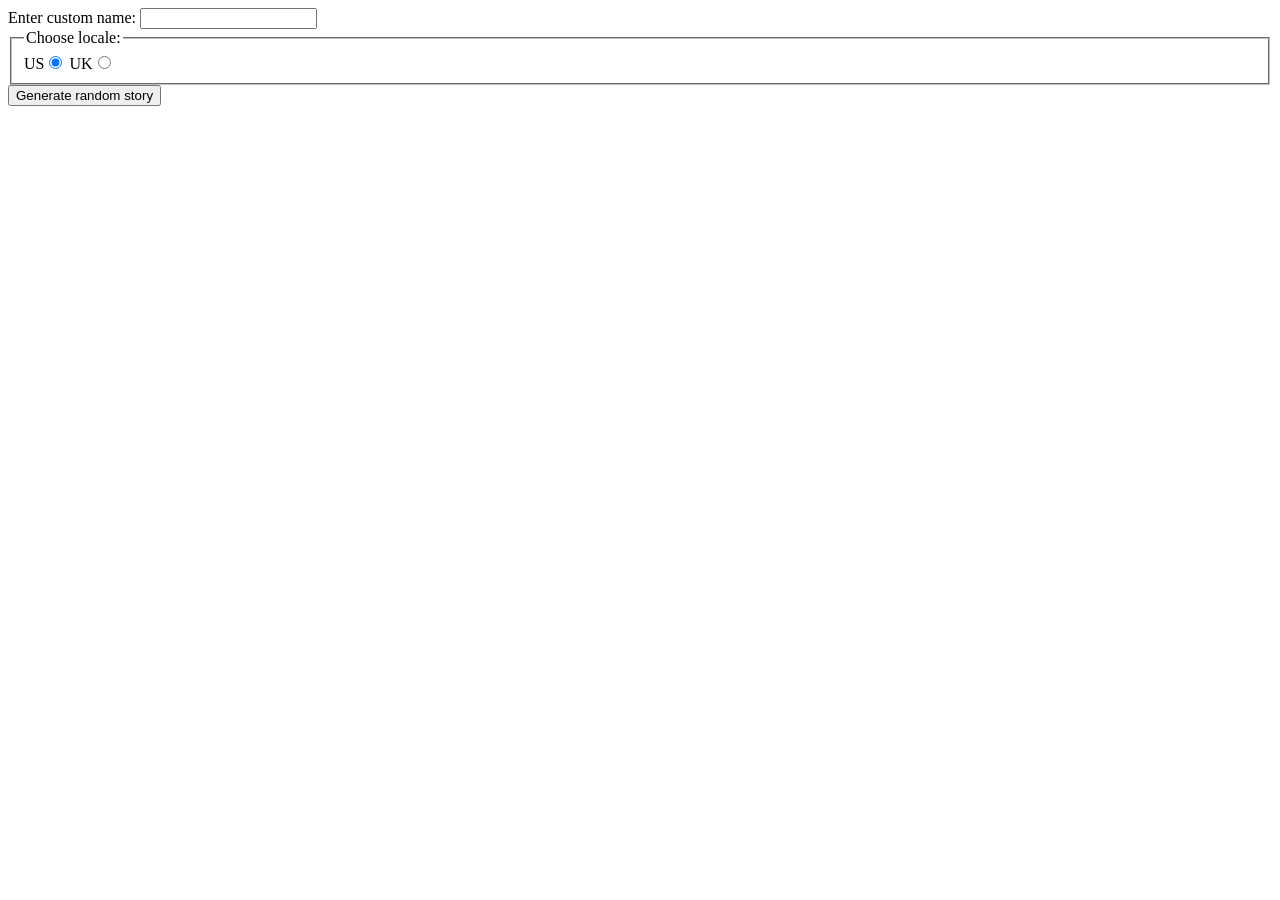
<file: ica/ICA11/index.html>
<!doctype html>
<html lang="en">
<head>
  <meta charset="UTF-8">
  <title>ICA11</title>
  <script src="script.js" defer></script>
</head>
<body>
  <div>
    <label for="custom-name">Enter custom name:</label>
    <input id="custom-name" type="text" placeholder="" />
  </div>
  <fieldset>
    <legend>Choose locale:</legend>
    <label for="us">US</label
    ><input id="us" type="radio" name="uk-us" value="us" checked />
    <label for="uk">UK</label
    ><input id="uk" type="radio" name="uk-us" value="uk" />
  </fieldset>
  <div>
    <button class="generate">Generate random story</button>
  </div>
  <p class="story"></p>
  <script src="script.js"></script>
</body>
</html>
</file>
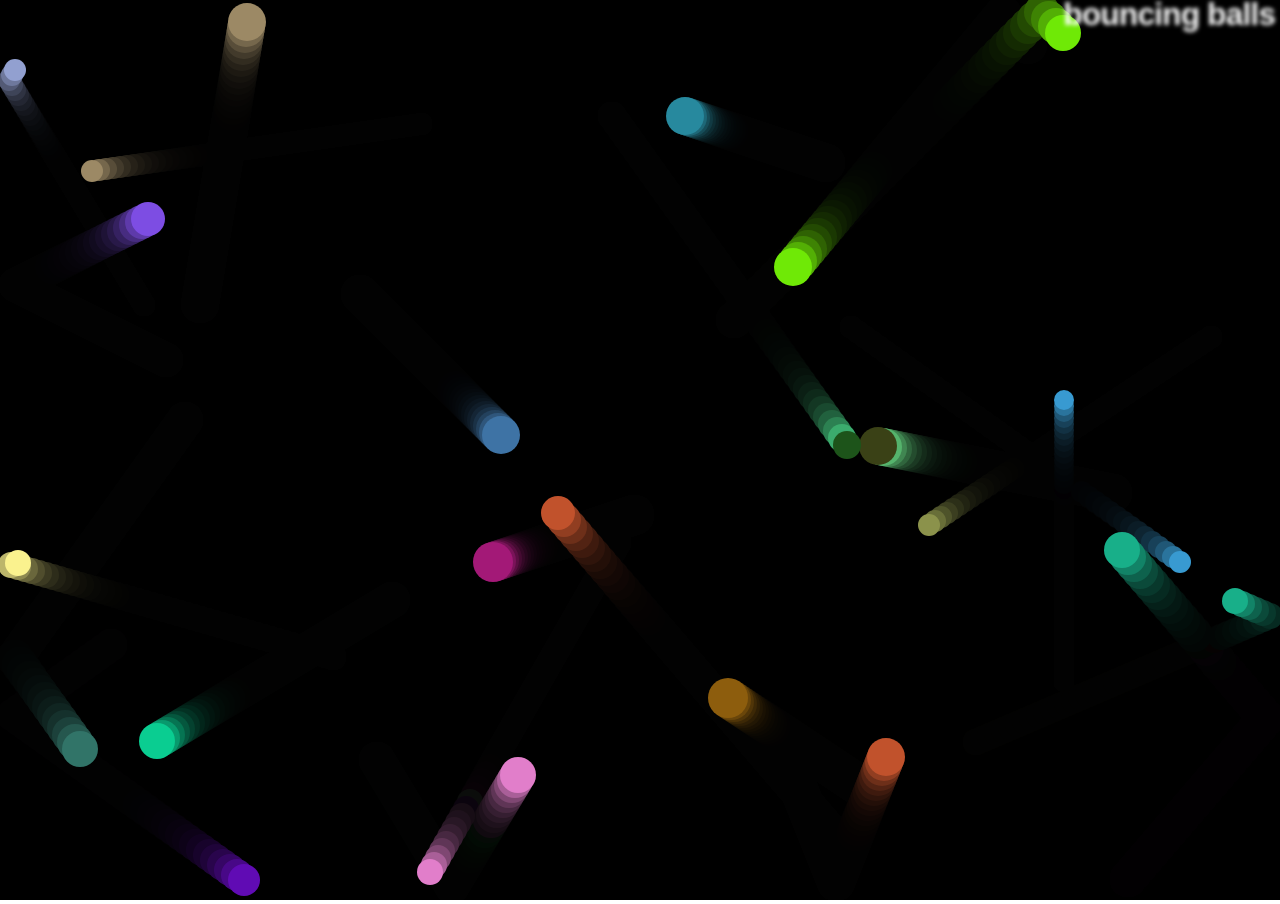
<file: ica/ICA13/index.html>
<!DOCTYPE html>
<html lang="en-US">
  <head>
    <meta charset="utf-8">
    <meta name="viewport" content="width=device-width">
    <title>Bouncing balls</title>
    <link rel="stylesheet" href="style.css">
  </head>

  <body>
    <h1>bouncing balls</h1>
    <canvas></canvas>

    <script src="main.js"></script>
  </body>
</html>
</file>
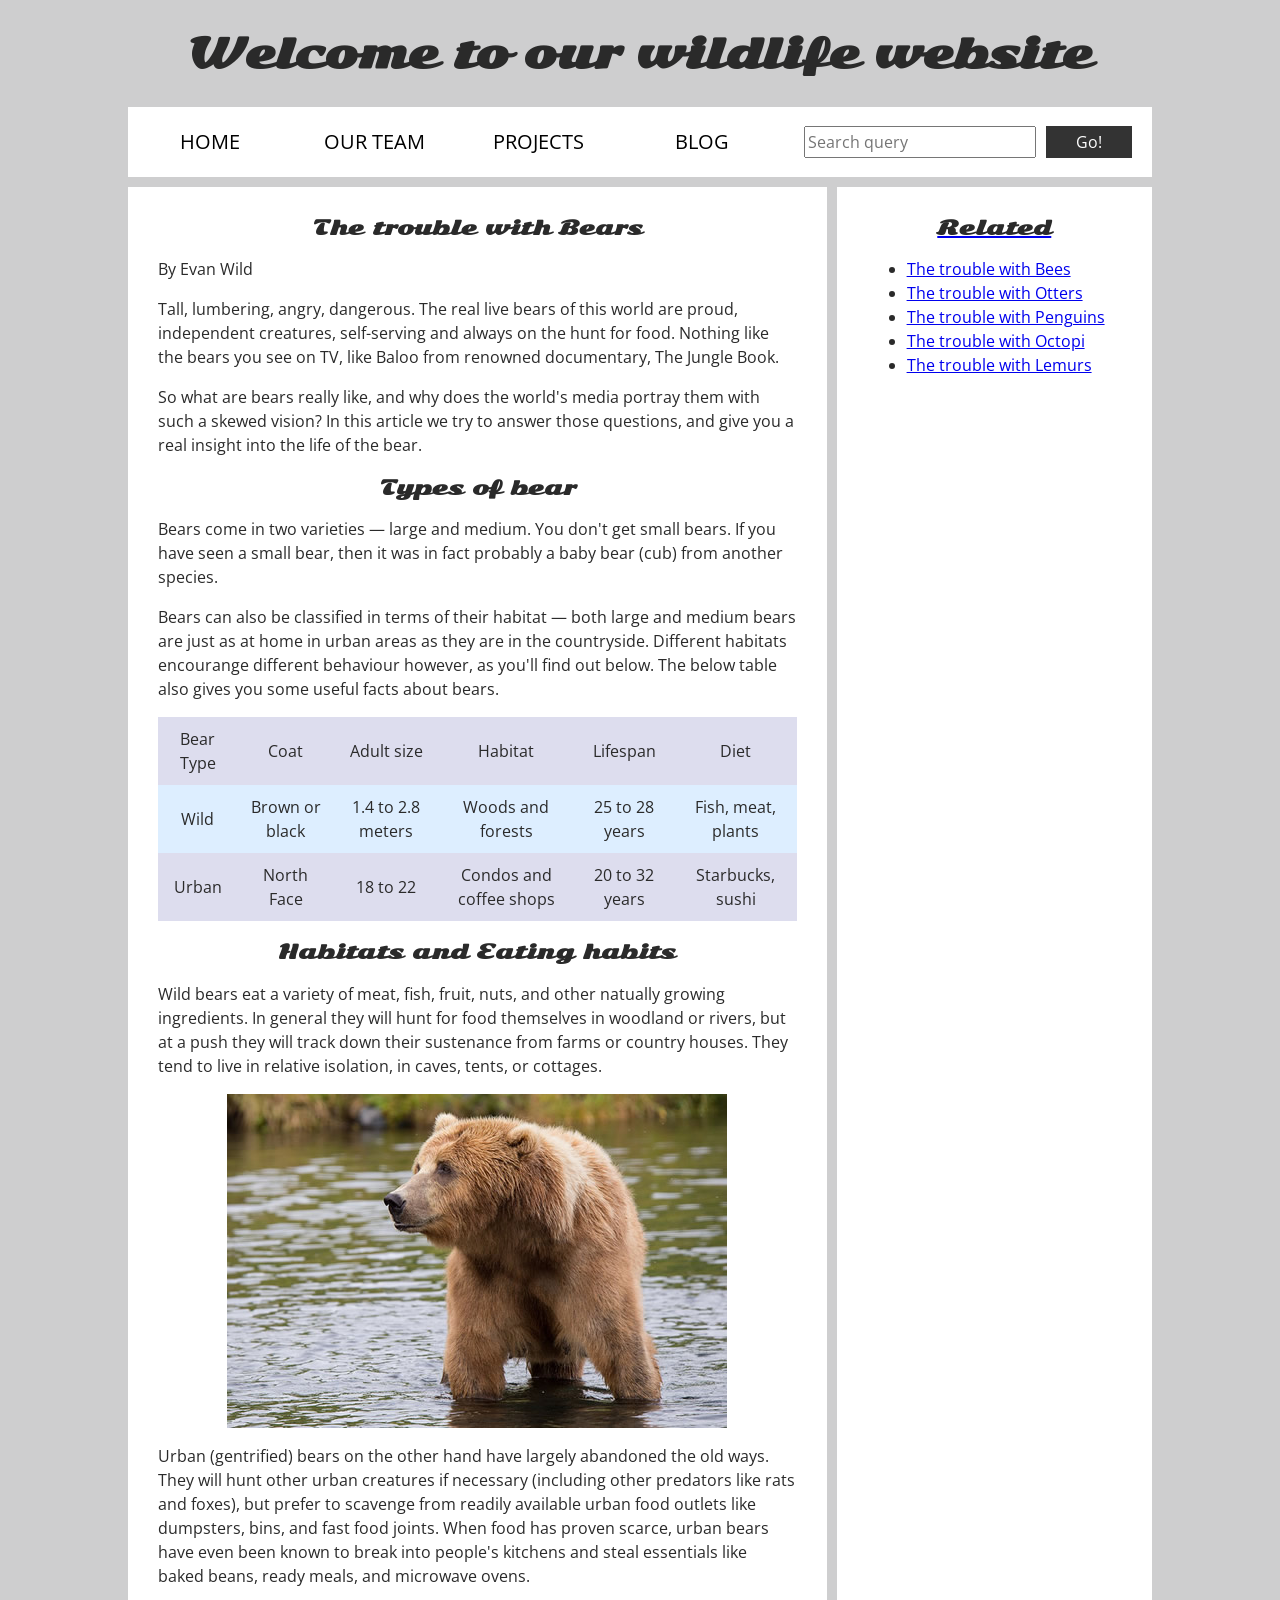
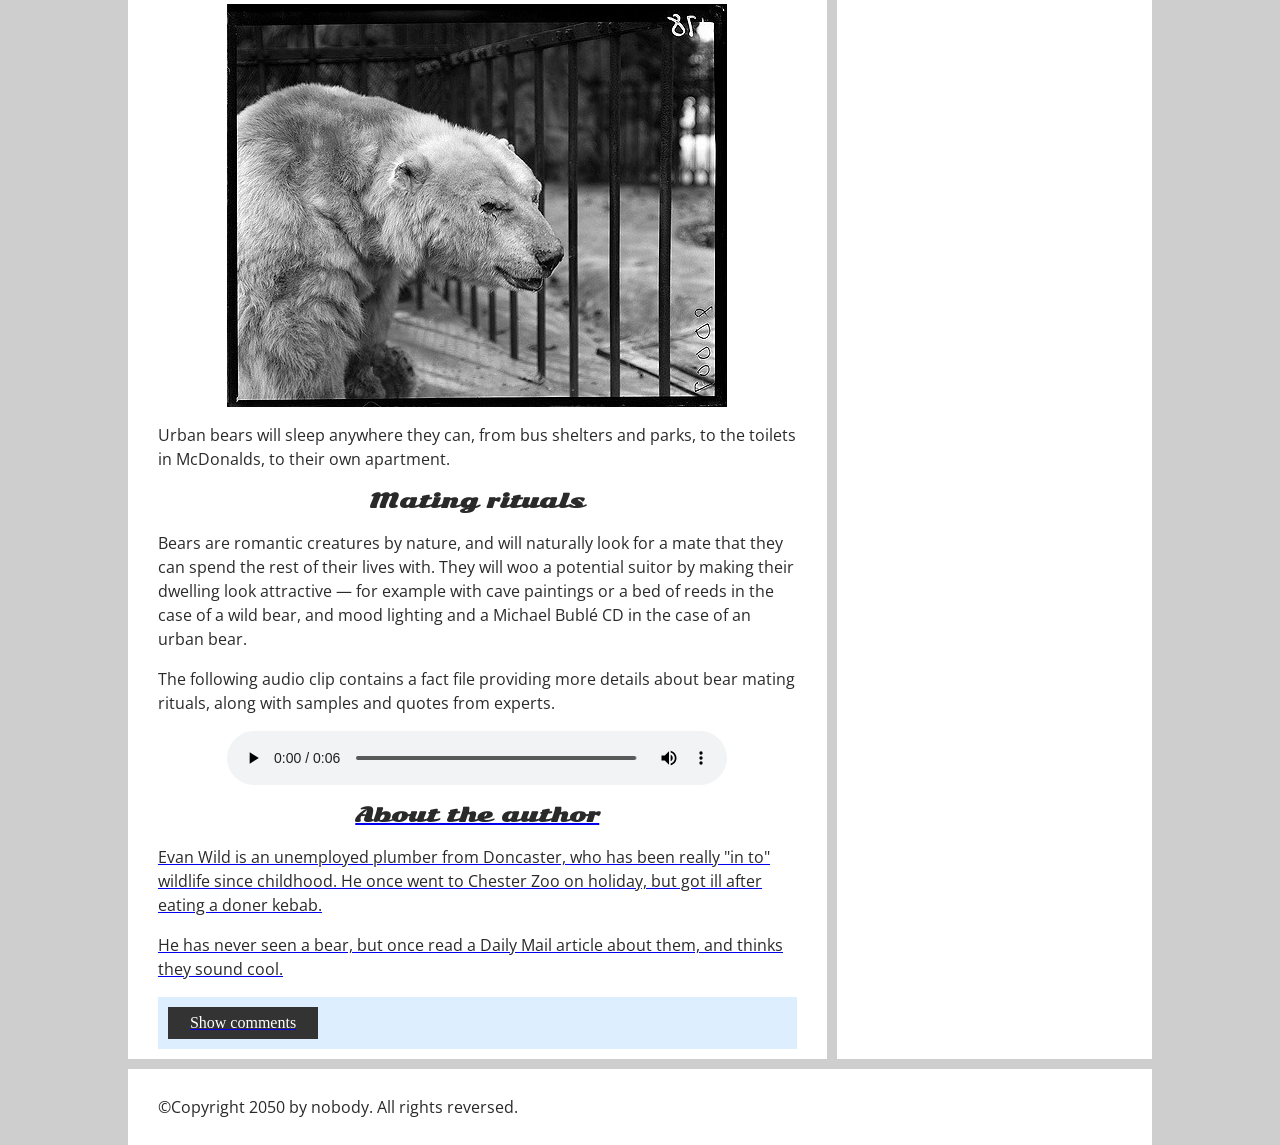
<file: ica/ICA5/index.html>
<!DOCTYPE html>
<html>
  <head>
    <meta charset="utf-8">

    <title>Accessibility assessment</title>
    <link href="https://fonts.googleapis.com/css?family=Open+Sans+Condensed:300|Sonsie+One" rel="stylesheet" type="text/css">
    <link rel="stylesheet" href="style.css">

    <!-- the below three lines are a fix to get HTML5 semantic elements working in old versions of Internet Explorer-->
    <!--[if lt IE 9]>
      <script src="http://html5shiv.googlecode.com/svn/trunk/html5.js"></script>
    <![endif]-->
  </head>

  <body>
    <header>
      <h1>Welcome to our wildlife website</h1>
    </header>

    <nav>
      <ul>
        <li><a href="#">Home</a></li>
        <li><a href="#">Our team</a></li>
        <li><a href="#">Projects</a></li>
        <li><a href="#">Blog</a></li>
      </ul>

      <form class="search">
        <input type="search" name="q" placeholder="Search query">
        <input type="submit" value="Go!">
      </form>
    </nav>

    <main>
      <article>
        <h2> The trouble with Bears</h2>
        
        <p>By Evan Wild</p>
        
        <p>Tall, lumbering, angry, dangerous. The real live bears of this world are proud, independent creatures, self-serving and always on the hunt for food. Nothing like the bears you see on TV, like Baloo from renowned documentary, The Jungle Book.</p>
        
        <p>So what are bears really like, and why does the world's media portray them with such a skewed vision? In this article we try to answer those questions, and give you a real insight into the life of the bear.</p>
        
        <h2>Types of bear</h2>
        
        <p>Bears come in two varieties — large and medium. You don't get small bears. If you have seen a small bear, then it was in fact probably a baby bear (cub) from another species.</p>
        
        <p>Bears can also be classified in terms of their habitat — both large and medium bears are just as at home in urban areas as they are in the countryside. Different habitats encourange different behaviour however, as you'll find out below. The below table also gives you some useful facts about bears.</p>
        
        <table summary="Information about wild and urban bears">
          <thead>
            <tr>
              <td>Bear Type</td>
              <td>Coat</td>
              <td>Adult size</td>
              <td>Habitat</td>
              <td>Lifespan</td>
              <td>Diet</td>
            </tr>
          </thead>
          <tbody>
            <tr>
              <td>Wild</td>
              <td>Brown or black</td>
              <td>1.4 to 2.8 meters</td>
              <td>Woods and forests</td>
              <td>25 to 28 years</td>
              <td>Fish, meat, plants</td>
            </tr>
            <tr>
              <td>Urban</td>
              <td>North Face</td>
              <td>18 to 22</td>
              <td>Condos and coffee shops</td>
              <td>20 to 32 years</td>
              <td>Starbucks, sushi</td>
            </tr>
          </tbody>
        </table>

        <h2>Habitats and Eating habits</h2>
        <p>
        Wild bears eat a variety of meat, fish, fruit, nuts, and other natually growing ingredients. In general they will hunt for food themselves in woodland or rivers, but at a push they will track down their sustenance from farms or country houses. They tend to live in relative isolation, in caves, tents, or cottages.
        </p>

        <img src="media/wild-bear.jpg">

        <p>
        Urban (gentrified) bears on the other hand have largely abandoned the old ways. They will hunt other urban creatures if necessary (including other predators like rats and foxes), but prefer to scavenge from readily available urban food outlets like dumpsters, bins, and fast food joints. When food has proven scarce, urban bears have even been known to break into people's kitchens and steal essentials like baked beans, ready meals, and microwave ovens.
        </p>
        
        <img src="media/urban-bear.jpg">
        <p>
        Urban bears will sleep anywhere they can, from bus shelters and parks, to the toilets in McDonalds, to their own apartment.
        </p>

        <h2>Mating rituals</h2>
        <p>
        Bears are romantic creatures by nature, and will naturally look for a mate that they can spend the rest of their lives with. They will woo a potential suitor by making their dwelling look attractive — for example with cave paintings or a bed of reeds in the case of a wild bear, and mood lighting and a Michael Bublé CD in the case of an urban bear.
        </p>
        <p>
        The following audio clip contains a fact file providing more details about bear mating rituals, along with samples and quotes from experts.
        </p>
        <audio controls>
          <source src="media/bear.mp3" type="audio/mp3">
          <source src="media/bear.ogg" type="audio/ogg">
          <p>It looks like your browser doesn't support HTML5 audio players. This is a link <a href="bear.mp3"> to the audio.</p>
        </audio>

        <aside>

          <h2>About the author</h2>
          <p>
            Evan Wild is an unemployed plumber from Doncaster, who has been really "in to" wildlife since childhood. He once went to Chester Zoo on holiday, but got ill after eating a doner kebab.
          </p>

          <p>
          He has never seen a bear, but once read a Daily Mail article about them, and thinks they sound cool.
          </p>

        </aside>
        <section class="comments">
          <div class="show-hide">Show comments</div>

          <div class="comment-wrapper">

            <h2>Add comment</h2>

            <form class="comment-form">
              <div class="flex-pair">
                Your name:
                <input type="text" name="name" id="name" placeholder="Enter your name">
              </div>
              <div class="flex-pair">
                Your comment:
                <input type="text" name="comment" id="comment" placeholder="Enter your comment">
              </div>
              <div>
                <input type="submit" value="Submit comment">
              </div>
            </form>

            <h2>Comments</h2>

            <ul class="comment-container">

              <li>

                <p>Bob Fossil</p>

                <p>Oh I am so glad you taught me all about the big brown angry guys in the woods. With their sniffing little noses and their bad attitudes, they can sure be a menace — I was thinking of putting them all in a truck and driving them outta here. I run a zoo, you know.</p>

              </li>

            </ul>

          </div>
        </section>
      </article>

      <div class="secondary">
        <h2>Related</h2>

        <ul>
          <li><a href="#">The trouble with Bees</a></li>
          <li><a href="#">The trouble with Otters</a></li>
          <li><a href="#">The trouble with Penguins</a></li>
          <li><a href="#">The trouble with Octopi</a></li>
          <li><a href="#">The trouble with Lemurs</a></li>
        </ul>
      </div>
    </main>

    <footer>
      <p>©Copyright 2050 by nobody. All rights reversed.</p>
    </footer>

    <script src="main.js"></script>

  </body>
</html>
</file>
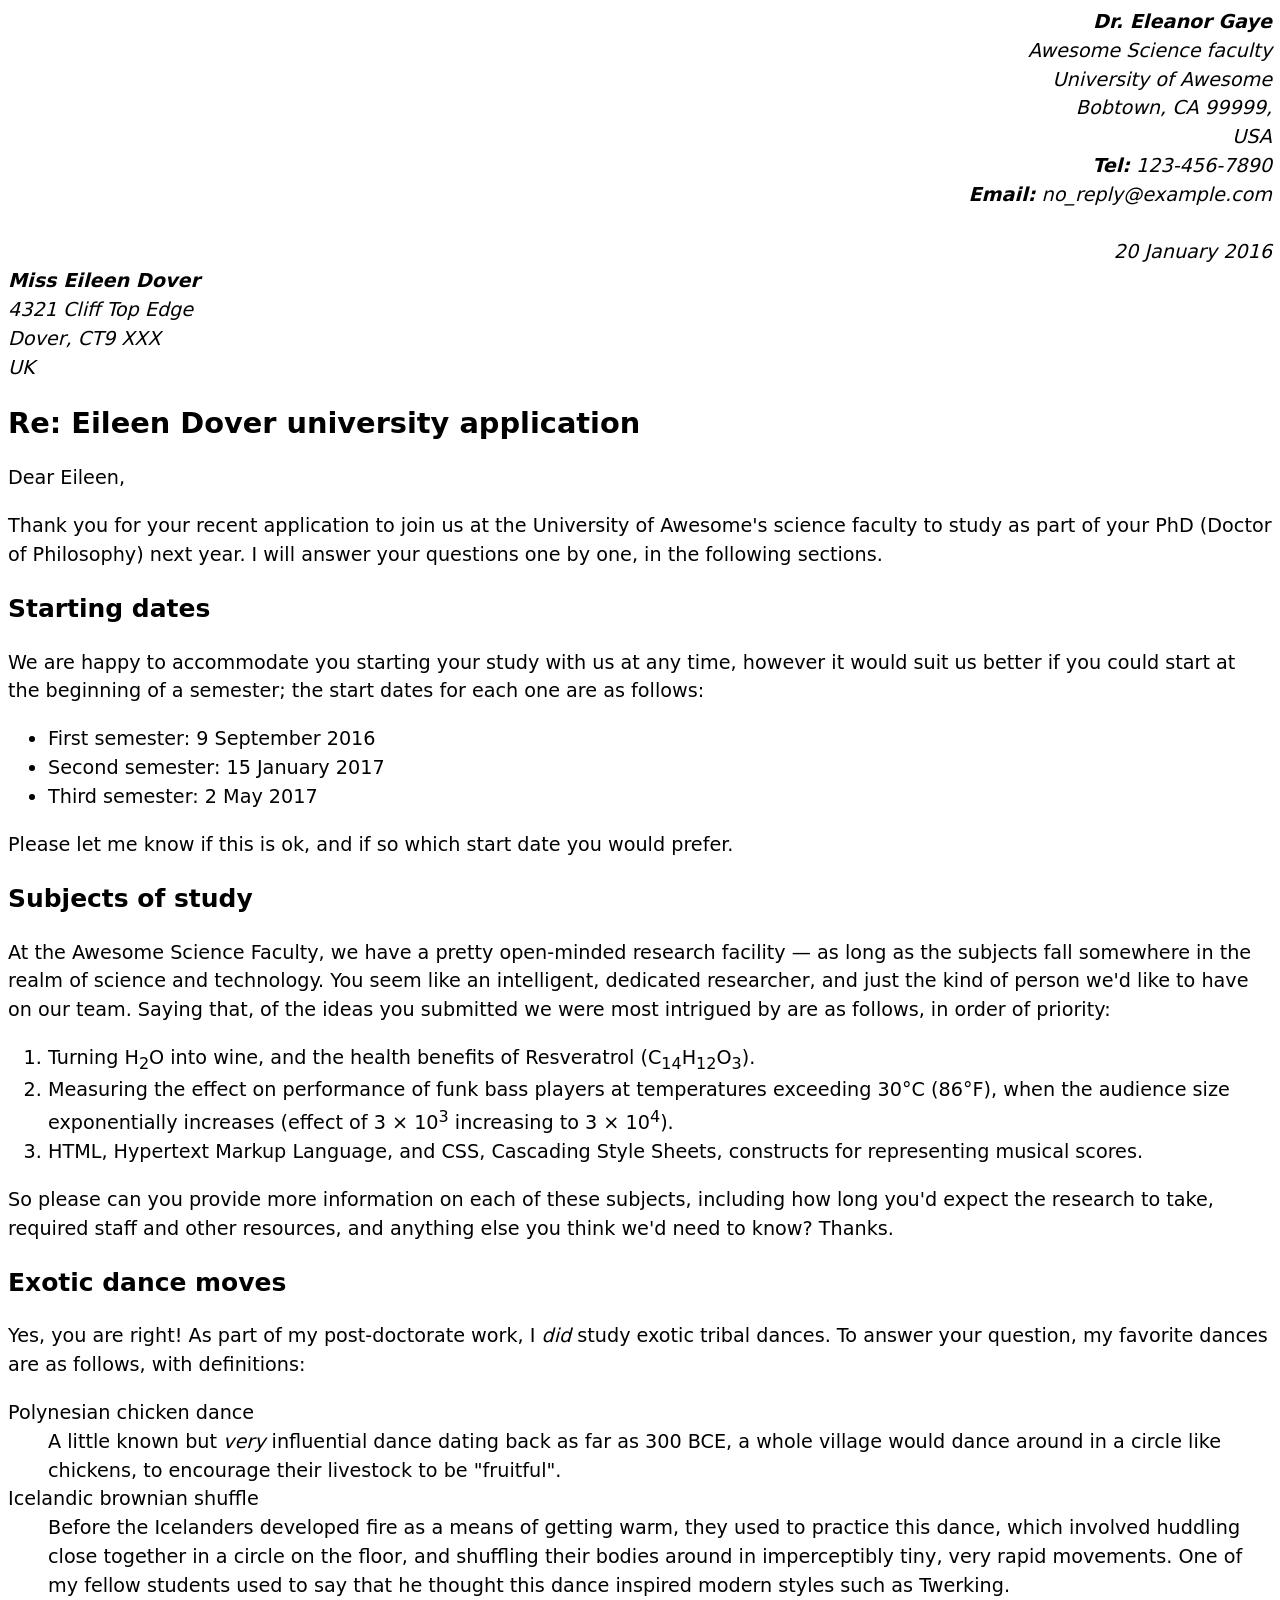
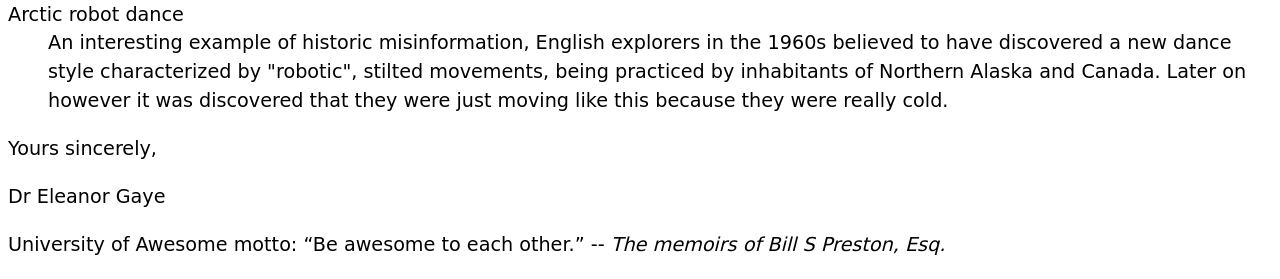
<file: ica/ICA3.html>
<!DOCTYPE html>
<html lang="en">
<head>
    <meta charset="UTF-8">
    <meta name="viewport" content="width=device-width, initial-scale=1.0">
    <title>Document</title>
</head>
<style>
    body {
    font: 1.2em / 1.5 system-ui;
    }

    .sender-column {
    text-align: right;
    }

    h1 {
    font-size: 1.5em;
    }

    h2 {
    font-size: 1.3em;
    }

</style>
<body>
    <address class="sender-column">
        <strong>Dr. Eleanor Gaye</strong><br>

        Awesome Science faculty<br>
        University of Awesome<br>
        Bobtown, CA 99999,<br>
        USA<br>
        <strong>Tel:</strong>  123-456-7890 <br>
        <strong>Email:</strong> no_reply@example.com<br>

        <br>20 January 2016
    </address>
    <address>
        <strong>Miss Eileen Dover</strong><br>
        4321 Cliff Top Edge<br>
        Dover, CT9 XXX<br>
        UK<br>
    </address>
        

        <h1>Re: Eileen Dover university application</h1>

        <p>Dear Eileen,</p>

        <p>Thank you for your recent application to join us at the 
            University of Awesome's science faculty to study as part 
            of your PhD (Doctor of Philosophy) next year. 
            I will answer your questions one by one, in the following 
            sections.</p>

        <h2>Starting dates</h2>

        <p>We are happy to accommodate you starting your study with us at any time,
        however it would suit us better if you could start at the beginning of a
        semester; the start dates for each one are as follows:</p>
        <ul>
            <li>First semester: 9 September 2016</li>
            <li>Second semester: 15 January 2017</li>
            <li>Third semester: 2 May 2017</li>
        </ul>
        
        <p>Please let me know if this is ok, and if so which start date you would
        prefer.</p>

        <h2>Subjects of study</h2>

        <p>At the Awesome Science Faculty, we have a pretty open-minded research
        facility — as long as the subjects fall somewhere in the realm of science
        and technology. You seem like an intelligent, dedicated researcher, and
        just the kind of person we'd like to have on our team. Saying that, of the
        ideas you submitted we were most intrigued by are as follows, in order of
        priority:</p>
        <ol>
            <li>Turning H<sub>2</sub>O into wine, and the health benefits of Resveratrol
            (C<sub>14</sub>H<sub>12</sub>O<sub>3</sub>).</li>
            <li>Measuring the effect on performance of funk bass players at temperatures
            exceeding 30°C (86°F), when the audience size exponentially increases
            (effect of 3 × 10<sup>3</sup> increasing to 3 × 10<sup>4</sup>).</li>
            <li>
                HTML, Hypertext Markup Language, and CSS,
        Cascading Style Sheets, constructs for representing musical scores.
            </li>
        </ol>
        
        
        <p>So please can you provide more information on each of these subjects,
        including how long you'd expect the research to take, required staff and
        other resources, and anything else you think we'd need to know? Thanks.</p>

        <h2>Exotic dance moves</h2>

        <p>Yes, you are right! As part of my post-doctorate work, I
        <i>did</i> study exotic tribal dances. To answer your question, my
        favorite dances are as follows, with definitions:</p>
        <dl>
            <dt>Polynesian chicken dance</dt>
                <dd>A little known but <i>very</i> influential dance dating back as far as
                300 BCE, a whole village would
                dance around in a circle like chickens, to encourage their livestock to
                be "fruitful".</dd>
            <dt>Icelandic brownian shuffle</dt>
                <dd>Before the Icelanders developed fire as a means of getting warm, they
                used to practice this dance, which involved huddling close together in a
                circle on the floor, and shuffling their bodies around in imperceptibly
                tiny, very rapid movements. One of my fellow students used to say that
                he thought this dance inspired modern styles such as Twerking.</dd>
            <dt>Arctic robot dance</dt>
                <dd>An interesting example of historic misinformation, English explorers in
                the 1960s believed to have discovered a new dance style characterized by
                "robotic", stilted movements, being practiced by inhabitants of Northern
                Alaska and Canada. Later on however it was discovered that they were
                just moving like this because they were really cold.</dd>
        </dl>
        <p>Yours sincerely,</p>

        <p>Dr Eleanor Gaye</p>

        <p>University of Awesome motto: <q>Be awesome to each other.</q> --
        <i>The memoirs of Bill S Preston, Esq.</i></p>
</body>
</html>
</file>
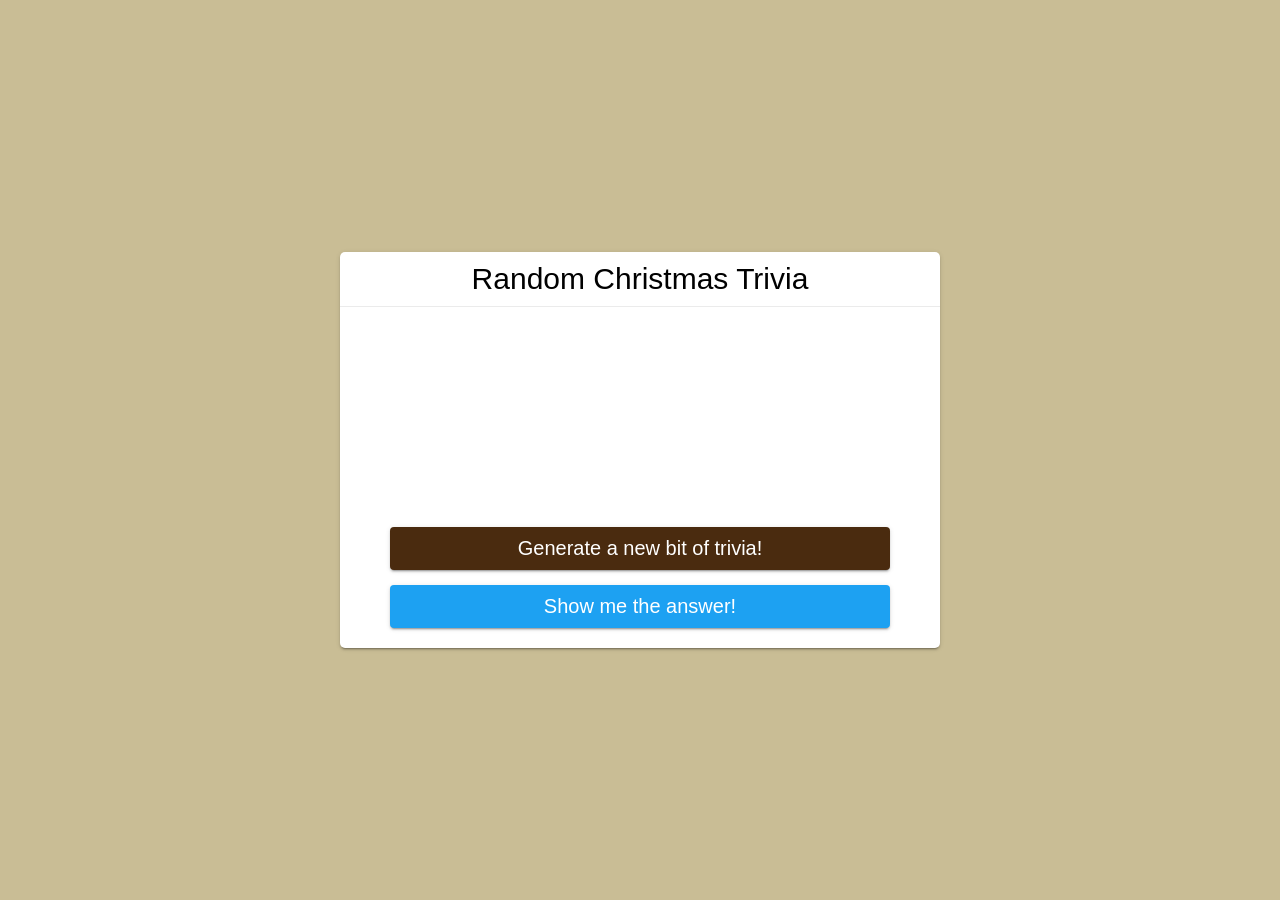
<file: ica/ICA12/ica12.html>
<!DOCTYPE html>
<html lang="en">
<head>
    <meta charset="UTF-8">
    <meta http-equiv="X-UA-Compatible" content="IE=edge">
    <meta name="viewport" content="width=device-width, initial-scale=1.0">
    <title>Document</title>
    <link rel="stylesheet" href="ica12.css"></head>
<body>
    <div class="app">
        <header>Random Christmas Trivia</header>
        <section class="quotes">
          <div class="quote-text" id="js-quote-text"></div>
          <div class="quote-text" id="js-answer-text"></div>
        </section>
        <section class="controls" >
          <button type="button" id="js-new-quote" class="new-quote button">
            Generate a new bit of trivia!
          </button>
          <button type="button" id="js-tweet" class="twitter button">
            Show me the answer!
          </button>
          <!-- <a class="answer button" id="js-tweet" target="_blank" rel="noreferrer">Show me the answer!</a> -->
        </section>
      </div>
      <script src="ica12.js"></script>
</body>
</html>
</file>
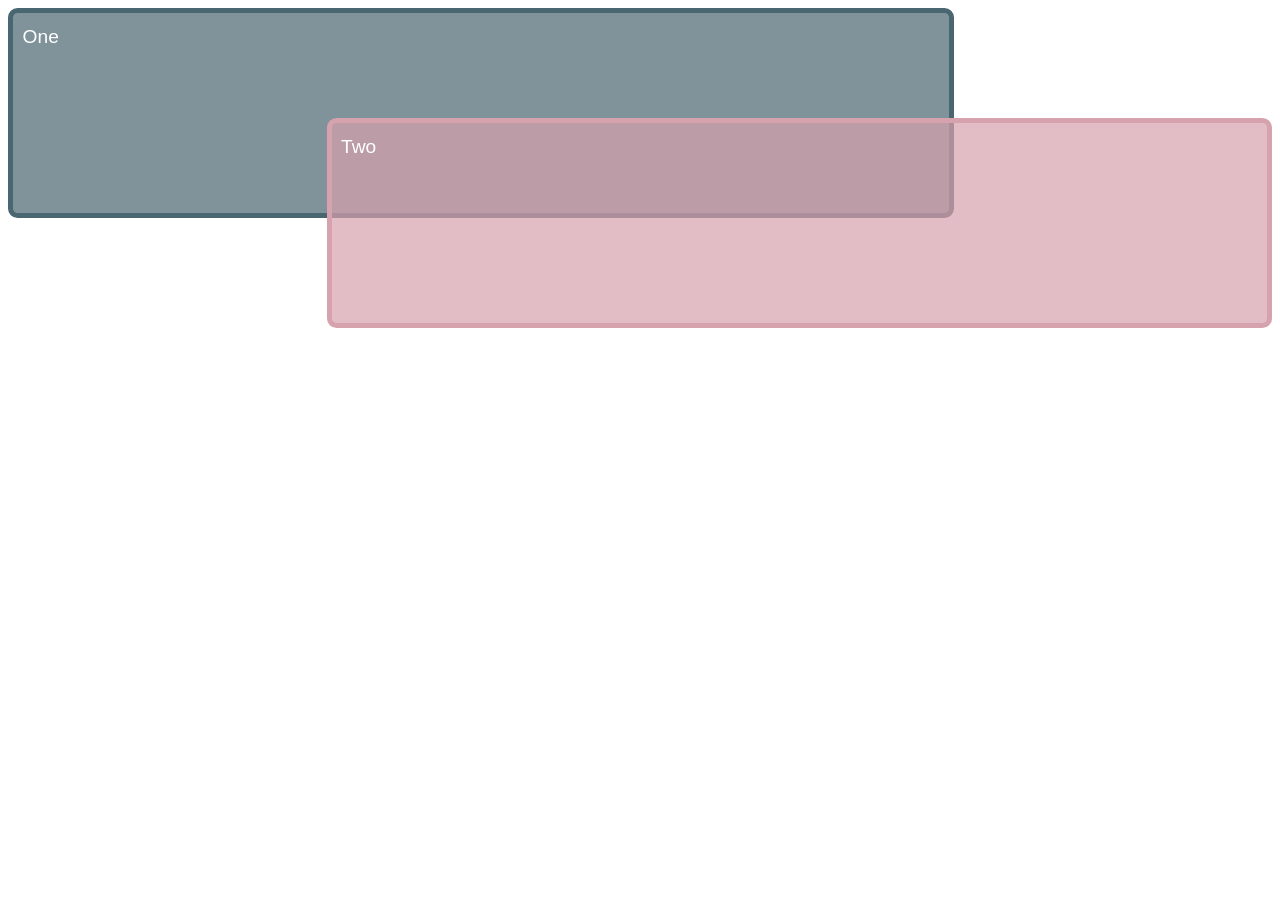
<file: ica/ICA8/grids.html>
<!DOCTYPE html>
<html>
  <head>
    <meta charset="utf-8">
    <link rel="stylesheet" href="grids.css">
  </head>

  <body>
    <div class="grid">
    <div class="item1">One</div>
    <div class="item2">Two</div>
    </div>
  </body>
</html>
</file>
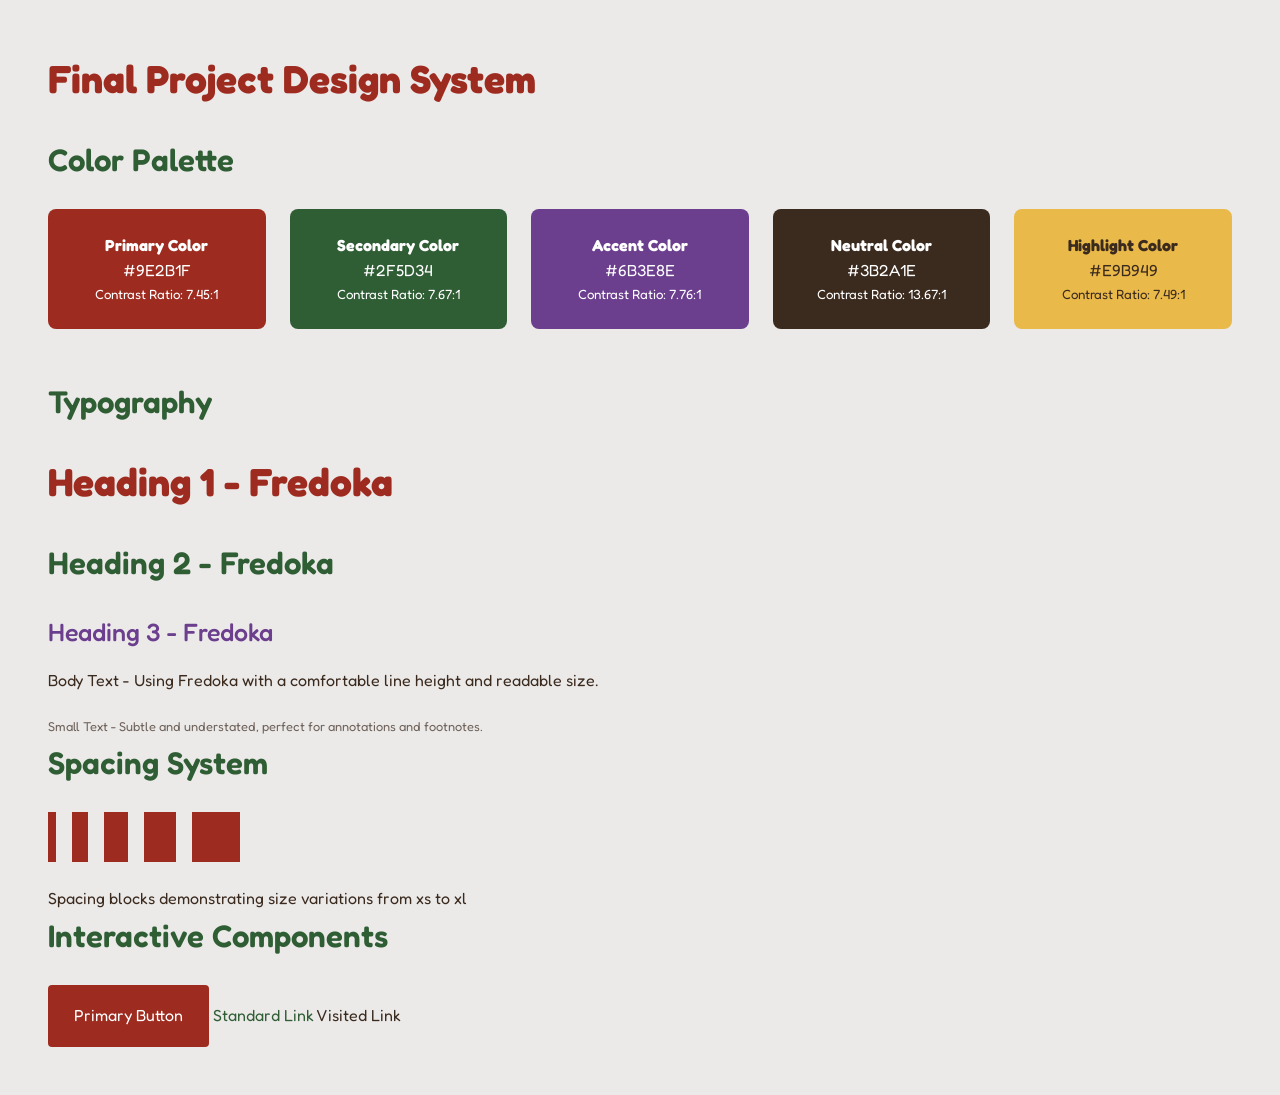
<file: wa/wa14/wa14.html>
<!DOCTYPE html>
<html lang="en">
<head>
    <meta charset="UTF-8">
    <meta name="viewport" content="width=device-width, initial-scale=1.0">
    <title>Final Project Design System</title>
    <style>
        /* CSS Reset and Base Styles */
        :root {
            /* Color Palette - 5 Core Colors */
            --color-primary: #9E2B1F;     /* Barn Red - Main Brand Color */
            --color-secondary: #2F5D34;   /* Pasture Green - Complementary Action Color */
            --color-accent: #6B3E8E;      /* Plum - Highlight / Warning Color */
            --color-neutral: #3B2A1E;     /* Soil Brown - Neutral Text and Background */
            --color-highlight: #E9B949;   /* Hay Yellow - Accent / Attention Color */

            /* Derived Colors for Flexibility */
            --color-background: color-mix(in srgb, var(--color-neutral) 10%, white);
            --color-text-dark: var(--color-neutral);
            --color-text-light: white;

            /* Typography */
            --font-primary: 'Fredoka', -apple-system, BlinkMacSystemFont, sans-serif;
            --font-secondary: 'Nunito', sans-serif;

            /* Spacing System */
            --spacing-xs: 0.5rem;
            --spacing-sm: 1rem;
            --spacing-md: 1.5rem;
            --spacing-lg: 2rem;
            --spacing-xl: 3rem;

            /* Border Radius */
            --radius-sm: 4px;
            --radius-md: 8px;
            --radius-lg: 16px;
        }

        * {
            margin: 0;
            padding: 0;
            box-sizing: border-box;
        }

        body {
            font-family: var(--font-primary);
            line-height: 1.6;
            background-color: var(--color-background);
            color: var(--color-text-dark);
            padding: var(--spacing-xl);
        }

        .container {
            max-width: 1200px;
            margin: 0 auto;
        }

        /* Typography Styles */
        h1 {
            font-size: 2.441rem;
            font-weight: 700;
            margin-bottom: var(--spacing-md);
            color: var(--color-primary);
        }

        h2 {
            font-size: 1.953rem;
            font-weight: 600;
            margin-bottom: var(--spacing-md);
            color: var(--color-secondary);
        }

        h3 {
            font-size: 1.563rem;
            font-weight: 500;
            margin-bottom: var(--spacing-sm);
            color: var(--color-accent);
        }

        .body-text {
            font-size: 1rem;
            margin-bottom: var(--spacing-md);
        }

        .small-text {
            font-size: 0.8rem;
            color: color-mix(in srgb, var(--color-text-dark) 70%, transparent);
        }

        /* Color Palette Section */
        .color-palette {
            display: grid;
            grid-template-columns: repeat(auto-fit, minmax(200px, 1fr));
            gap: var(--spacing-md);
            margin-bottom: var(--spacing-xl);
        }

        .color-swatch {
            padding: var(--spacing-md);
            border-radius: var(--radius-md);
            display: flex;
            flex-direction: column;
            align-items: center;
            justify-content: center;
            text-align: center;
        }

        /* Component Styles */
        .button {
            display: inline-block;
            padding: var(--spacing-sm) var(--spacing-md);
            background-color: var(--color-primary);
            color: var(--color-text-light);
            text-decoration: none;
            border-radius: var(--radius-sm);
            transition: background-color 0.3s ease, transform 0.2s;
            border: 2px solid transparent;
        }

        .button:hover {
            background-color: color-mix(in srgb, var(--color-primary) 80%, black);
            border-color: var(--color-highlight);
            transform: scale(1.05);
        }

        .button:active {
            transform: scale(0.95);
            background-color: var(--color-secondary);
        }

        .link {
            color: var(--color-secondary);
            text-decoration: none;
            transition: color 0.3s ease, text-decoration-color 0.3s;
        }

        .link:hover {
            color: var(--color-accent);
            text-decoration: underline;
            text-decoration-color: var(--color-highlight);
        }

        .link:visited {
            color: var(--color-neutral);
        }

        /* Spacing Demonstration */
        .spacing-demo {
            display: flex;
            align-items: center;
            gap: var(--spacing-sm);
            margin-bottom: var(--spacing-md);
        }

        .spacing-block {
            background-color: var(--color-primary);
            height: 50px;
        }
    </style>
    <link href="https://fonts.googleapis.com/css2?family=Fredoka:wght@400;500;600;700&family=Nunito:wght@400;600&display=swap" rel="stylesheet">
</head>
<body>
    <div class="container">
        <h1>Final Project Design System</h1>

        <section>
            <h2>Color Palette</h2>
            <div class="color-palette">
                <div class="color-swatch" style="background-color: var(--color-primary); color: var(--color-text-light);">
                    <strong>Primary Color</strong>
                    <p>#9E2B1F</p>
                    <small>Contrast Ratio: 7.45:1</small>
                </div>
                <div class="color-swatch" style="background-color: var(--color-secondary); color: var(--color-text-light);">
                    <strong>Secondary Color</strong>
                    <p>#2F5D34</p>
                    <small>Contrast Ratio: 7.67:1</small>
                </div>
                <div class="color-swatch" style="background-color: var(--color-accent); color: var(--color-text-light);">
                    <strong>Accent Color</strong>
                    <p>#6B3E8E</p>
                    <small>Contrast Ratio: 7.76:1</small>
                </div>
                <div class="color-swatch" style="background-color: var(--color-neutral); color: var(--color-text-light);">
                    <strong>Neutral Color</strong>
                    <p>#3B2A1E</p>
                    <small>Contrast Ratio: 13.67:1</small>
                </div>
                <div class="color-swatch" style="background-color: var(--color-highlight); color: var(--color-text-dark);">
                    <strong>Highlight Color</strong>
                    <p>#E9B949</p>
                    <small>Contrast Ratio: 7.49:1</small>
                </div>
            </div>
        </section>

        <section>
            <h2>Typography</h2>
            <h1>Heading 1 - Fredoka</h1>
            <h2>Heading 2 - Fredoka</h2>
            <h3>Heading 3 - Fredoka</h3>
            <p class="body-text">Body Text - Using Fredoka with a comfortable line height and readable size.</p>
            <p class="small-text">Small Text - Subtle and understated, perfect for annotations and footnotes.</p>
        </section>

        <section>
            <h2>Spacing System</h2>
            <div class="spacing-demo">
                <div class="spacing-block" style="width: var(--spacing-xs)"></div>
                <div class="spacing-block" style="width: var(--spacing-sm)"></div>
                <div class="spacing-block" style="width: var(--spacing-md)"></div>
                <div class="spacing-block" style="width: var(--spacing-lg)"></div>
                <div class="spacing-block" style="width: var(--spacing-xl)"></div>
            </div>
            <p>Spacing blocks demonstrating size variations from xs to xl</p>
        </section>

        <section>
            <h2>Interactive Components</h2>
            <a href="#" class="button">Primary Button</a>
            <a href="#" class="link">Standard Link</a>
            <a href="#" class="link" style="color: var(--color-neutral);">Visited Link</a>
        </section>
    </div>
</body>
</html>
</file>
<file: ica/ICA13/style.css>
html, body {
  margin: 0;
}

html {
  font-family: 'Helvetica Neue', Helvetica, Arial, sans-serif;
  height: 100%;
}

body {
  overflow: hidden;
  height: inherit;
}

h1 {
  font-size: 2rem;
  letter-spacing: -1px;
  position: absolute;
  margin: 0;
  top: -4px;
  right: 5px;

  color: transparent;
  text-shadow: 0 0 4px white;
}
</file>
<file: ica/ICA5/style.css>
/* || General setup */

html, body {
  margin: 0;
  padding: 0;
}

html {
  font-size: 10px;
  background-color: rgb(206, 206, 207);
}

body {
  width: 80%;
  min-width: 1024px;
  margin: 0 auto;
}

/* || typography */

h1 {
  font-size: 4rem;
  text-align: center;
  color: white;
  font-family: 'Sonsie One', cursive;
  color: #2a2a2a;
}

h2 {
  font-size: 2rem;
  text-align: center;
  font-family: 'Sonsie One', cursive;
  color: #2a2a2a;
}

font[size="7"], font[size="6"], font[size="5"] {
  font-family: 'Sonsie One', cursive;
  color: #2a2a2a;
}

p, input, li, table, label {
  font-family: 'Open Sans Condensed', sans-serif;
  color: #2a2a2a;
}

font[size="7"] {
  font-size: 4rem;
  text-align: center;
  color: white;
  text-shadow: 2px 2px 10px black;
}

font[size="6"] {
  font-size: 3rem;
  text-align: center;
}

font[size="5"] {
  font-size: 2.2rem;
}

p, li, table {
  font-size: 1.6rem;
  line-height: 1.5;
}

/* || header layout */

nav {
  height: 50px;
  display: flex;
  padding: 1% 0;
  margin-bottom: 10px;
}

nav ul {
  padding: 0;
  list-style-type: none;
  flex: 2;
  display: flex;
}

nav li {
  display: inline;
  text-align: center;
  flex: 1;
}

nav a {
  display: inline-block;
  font-size: 2rem;
  text-transform: uppercase;
  text-decoration: none;
  color: black;
}

nav .search {
  flex: 1;
  display: flex;
  align-items: center;
  height: 100%;
  padding: 0 2em;
}

nav,article, footer, .secondary {
  background-color: white;
}

article, footer, .secondary {
  padding: 10px 30px;
}

article {
  margin-right: 10px;
}

.search input {
  font-size: 1.6rem;
  height: 32px;
}

.search input[type="search"] {
  flex: 3;
}

.search input[type="submit"] {
  flex: 1;
  margin-left: 1rem;
  background: #333;
  border: 0;
  color: white;
}

/* || main layout */

main {
  display: flex;
}

article {
  flex: 5;
}

.secondary {
  flex: 2;
}

footer {
  margin-top: 10px;
}

/* Table styling */

table {
  width: 100%;
  background-color: #dde;
  border-collapse: collapse;
}

th, td {
  padding: 10px;
}

td {
  text-align: center;
}

th[scope="col"] {
  border-bottom: 1px solid black;
}

tbody tr:nth-child(odd) {
  background-color: #def;
}

/* styling content images and audio */

img, audio {
  display: block;
  margin: 0 auto;
}

audio {
  width: 500px;
}

/* Comments styling */

.comments {
  background-color: #def;
  padding: 10px;
}

.show-hide {
  cursor: pointer;
}

.comments font[size="6"] {
  font-size: 2rem;
}

.comments font[size="6"]:nth-of-type(2) {
  margin-bottom: 0;
}

.comment-form {
  margin-bottom: 3rem;
}

.comment-form .flex-pair {
  display: flex;
  padding: 0 3rem 1rem;
}

.comment-form label {
  align-self: center;
  flex: 2;
  text-align: right;
}

.comment-form input {
  margin-left: 1rem;
  flex: 6;
}

.show-hide {
  text-align: center;
  width: 150px;
}

.comment-form input, .comment-form label, .show-hide {
  font-size: 1.6rem;
  line-height: 32px;
}

.comment-form input[type="submit"], .show-hide {
  background: #333;
  border: 0;
  color: white;
}

.comment-form input[type="submit"] {
  width: 30%;
  display: block;
  margin: 0 auto;
}

.comment-container {
  margin-top: 0;
}

.comment-container li {
  list-style-type: none;
  display: flex;
}

.comment-container li p:nth-child(1) {
  flex: 1;
  font-weight: bold;
}

.comment-container li p:nth-child(2) {
  flex: 5;
}
</file>
<file: ica/ICA12/ica12.css>
html {
    box-sizing: border-box;
  }
  
  *,
  *::before,
  *::after {
    box-sizing: inherit;
    margin: 0;
    padding: 0;
  }
  
  body {
    font-family: -apple-system, BlinkMacSystemFont, "Segoe UI", Roboto, Oxygen-Sans, Ubuntu, Cantarell, "Helvetica Neue", sans-serif;
    background-color: #c9bd95;
  }
  
  .app {
    position: absolute;
    top: 50%;
    left: 50%;
    transform: translate(-50%, -50%);
    width: 600px;
    background-color: white;
    border-radius: 5px;
    box-shadow: 0 2px 2px 0 rgba(0,0,0,.14), 0 3px 1px -2px rgba(0,0,0,.2), 0 1px 5px 0 rgba(0,0,0,.12);
  }
  
  header {
    width: 100%;
    font-size: 30px;
    text-align: center;
    padding: 10px;
    border-bottom: 1px solid #ebebeb;
  }
  
  .quotes {
    padding: 20px 50px;
    min-height: 200px;
  }
  
  .quote-text {
    padding-bottom: 20px;
    font-size: 25px;
    color: black;
  }
  
  .controls {
    width: 100%;
    padding: 20px 50px;
  }
  
  .button {
    display: block;
    color: white;
    border-radius: 4px;
    border: none;
    padding: 10px 20px;
    cursor: pointer;
    text-align: center;
    width: 100%;
    font-size: 20px;
    box-shadow: 0 2px 2px 0 rgba(0,0,0,.14), 0 3px 1px -2px rgba(0,0,0,.2), 0 1px 5px 0 rgba(0,0,0,.12);
  }
  
  .twitter {
    background-color: #1da1f2;
    text-decoration: none;
  }
  
  .twitter:hover {
    background-color: #1e7fbb;
  }
  
  .new-quote {
    background-color: #4A2B0F;
    margin-bottom: 15px;
  }
  
  .new-quote:hover {
    background-color: #6d3b0e;
  }
  
  .new-quote:disabled {
    background-color: #cccccc;
    color: #666666;
    cursor: not-allowed;
  }
  
  @media screen and (max-width: 600px) {
    .app {
      width: 100%;
    }
    .quote-text {
      font-size: 18px;
    }
  }
</file>
<file: ica/ICA8/grids.css>
body {
  font: 1.2em / 1.5 sans-serif;
}
.grid > * {
  border-radius: 0.5em;
  color: white;
  padding: 0.5em;
}

.item1 {
  background-color: rgb(74 102 112 / 70%);
  border: 5px solid rgb(74 102 112 / 100%);
}

.item2 {
  background-color: rgb(214 162 173 / 70%);
  border: 5px solid rgb(214 162 173 / 100%);
}

.grid {
  display: grid;
  grid-template-columns: 1fr 1fr 1fr 1fr;
  grid-template-rows: 100px 100px 100px;
  gap: 10px;
}

.item1 {
  grid-column: 1 / 4;
  grid-row: 1 / 3;
}

.item2 {
  grid-column: 2 / 5;
  grid-row: 2 / 4;
}
</file>
